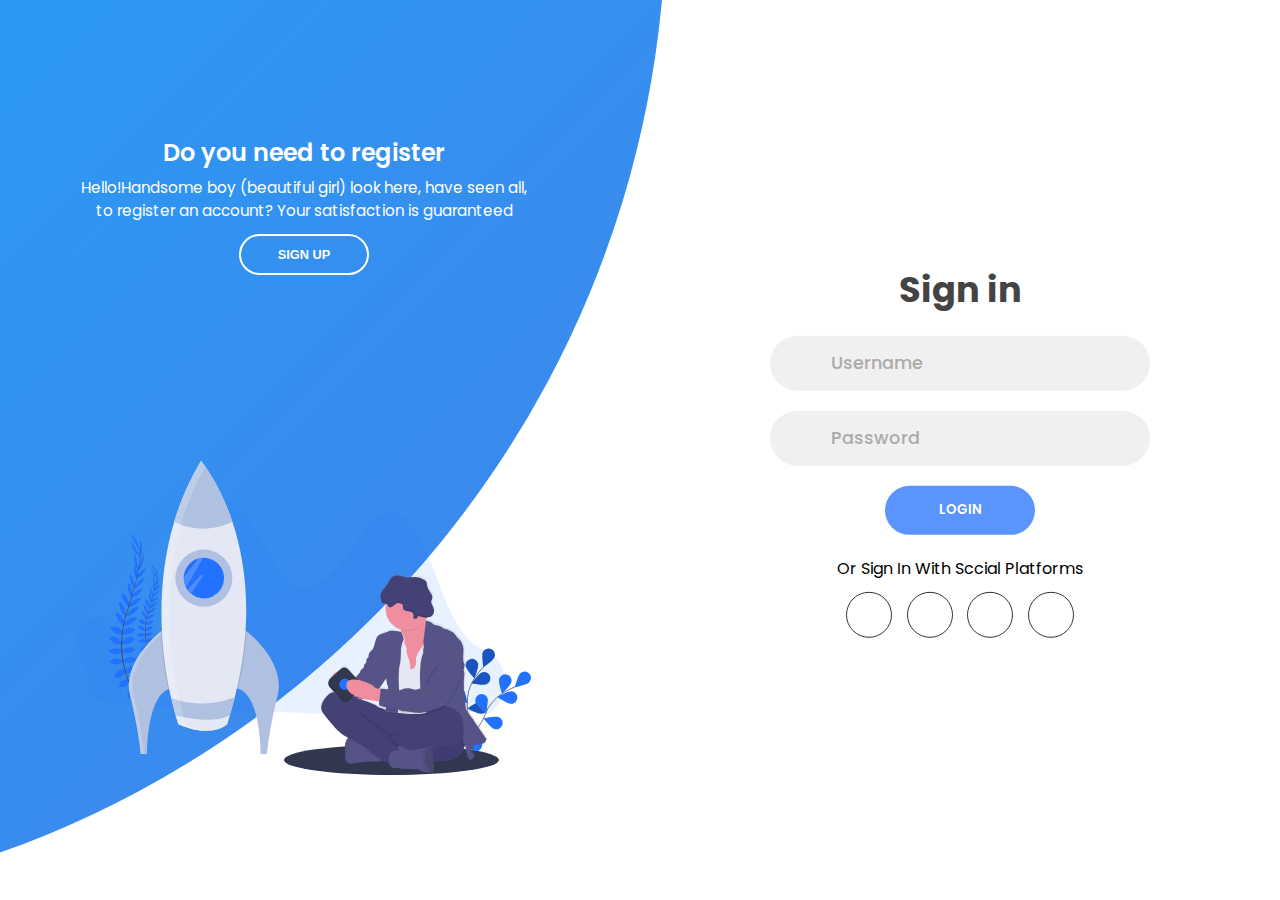
<file: index.html>
<!DOCTYPE html>
<html lang="en">
<head>
    <meta charset="UTF-8">
    <meta http-equiv="X-UA-Compatible" content="IE=edge">
    <meta name="viewport" content="width=device-width, initial-scale=1.0">
    <link rel="stylesheet" href="../css/signin-signup.css">
    <!-- <link rel="stylesheet" href="../css/bootstrap.min.css">
    <script src="../js/jquery-3.4.1.min.js"></script>
    <script src="../js/popper.js"></script> -->
    <script src="../js/fontawesome.js"></script>
    <!-- <script src="../js/bootstrap.min.js"></script> -->
    
    <title>Sign In & Sign Up Form</title>
        <script >
           function navTo(url){
               window.location.href = url;
           }
        </script>
</head>
<body>
    <div class="container">
        
        <div class="forms-container">
            <!-- 登录/注册表单 -->
            <div class="signin-signup">
                <!-- 登录表单 -->
                <form action="" class="sign-in-form">
                    
                    <h2 class="title">Sign in</h2>
                    <!-- 账号 -->
                    <div class="input-field">
                        <i class="fas fa-user"></i>
                        <input type="text" name="" id="" placeholder="Username">
                    </div>
                    <!-- 密码 -->
                    <div class="input-field">
                        <i class="fas fa-lock"></i>
                        <input type="password" name="" id="" placeholder="Password">
                    </div>

                    <input type="button" value="Login" class="btn solid" onclick="navTo(window.location.origin+'/page/main.html')">
                    <!-- 其他媒体平台 -->
                    <p class="social-text">Or Sign In With Sccial Platforms</p>
                    <div class="social-media">
                        <a href="./abnormal.html" class="social-icon">
                            <i class="fab fa-facebook-f"></i>
                        </a>
                        <a href="./abnormal.html" class="social-icon">
                            <i class="fab fa-twitter"></i>
                        </a>
                        <a href="./abnormal.html" class="social-icon">
                            <i class="fab fa-google"></i>
                        </a>
                        <a href="./abnormal.html" class="social-icon">
                            <i class="fab fa-linkedin-in"></i>
                        </a>
                    </div>
                </form>
                <!-- <button onclick="navTo(window.location.origin+'/index/main.html')">check</button> -->
                <!-- 注册表单 -->
                <form action="" class="sign-up-form">
                    
                    <h2 class="title">Sign up</h2>
                    <!-- 账号 -->
                    <div class="input-field">
                        <i class="fas fa-user"></i>
                        <input type="text" name="" id="" placeholder="Username">
                    </div>
                    <!-- 邮箱 -->
                    <div class="input-field">
                        <i class="fas fa-envelope"></i>
                        <input type="text" name="" id="" placeholder="Email">
                    </div>
                    <!-- 密码 -->
                    <div class="input-field">
                        <i class="fas fa-lock"></i>
                        <input type="password" name="" id="" placeholder="Password">
                    </div>

                    <input type="submit" value="Sign up" class="btn solid">
                    <!-- 其他媒体平台 -->
                    <p class="social-text">Or Sign Up With Sccial Platforms</p>
                    <div class="social-media">
                        <a href="./abnormal.html" class="social-icon">
                            <i class="fab fa-facebook-f"></i>
                        </a>
                        <a href="./abnormal.html" class="social-icon">
                            <i class="fab fa-twitter"></i>
                        </a>
                        <a href="./abnormal.html" class="social-icon">
                            <i class="fab fa-google"></i>
                        </a>
                        <a href="./abnormal.html" class="social-icon">
                            <i class="fab fa-linkedin-in"></i>
                        </a>
                    </div>
                </form>
            </div>
        </div>   

        <div class="panels-container">
            
            <div class="panel left-panel">
                <div class="content">
                    <h3>Do you need to register</h3>
                    <p>
                        Hello!Handsome boy (beautiful girl) look here, have seen all, to register an account?
                        Your satisfaction is guaranteed
                    </p>
                    <button class="btn transparent" id="sign-up-btn">
                        Sign up
                    </button>
                </div>
                <img class="image" src="../images/SVG/log.svg" alt="" />
            </div>
            
            <div class="panel right-panel">
                <div class="content">
                    <h3>I've already registered</h3>
                    <p>
                        As a smart and handsome person, I signed up a long time ago. I'm going to log in now
                    </p>
                    <button class="btn transparent" id="sign-in-btn">
                        Sign in
                    </button>
                </div>
                <img src="../images/SVG/register.svg" class="image" alt="" />
            </div>
        </div>   

    </div>

    <script src="./js/signin-signup.js"></script>
</body>
</html>
</file>
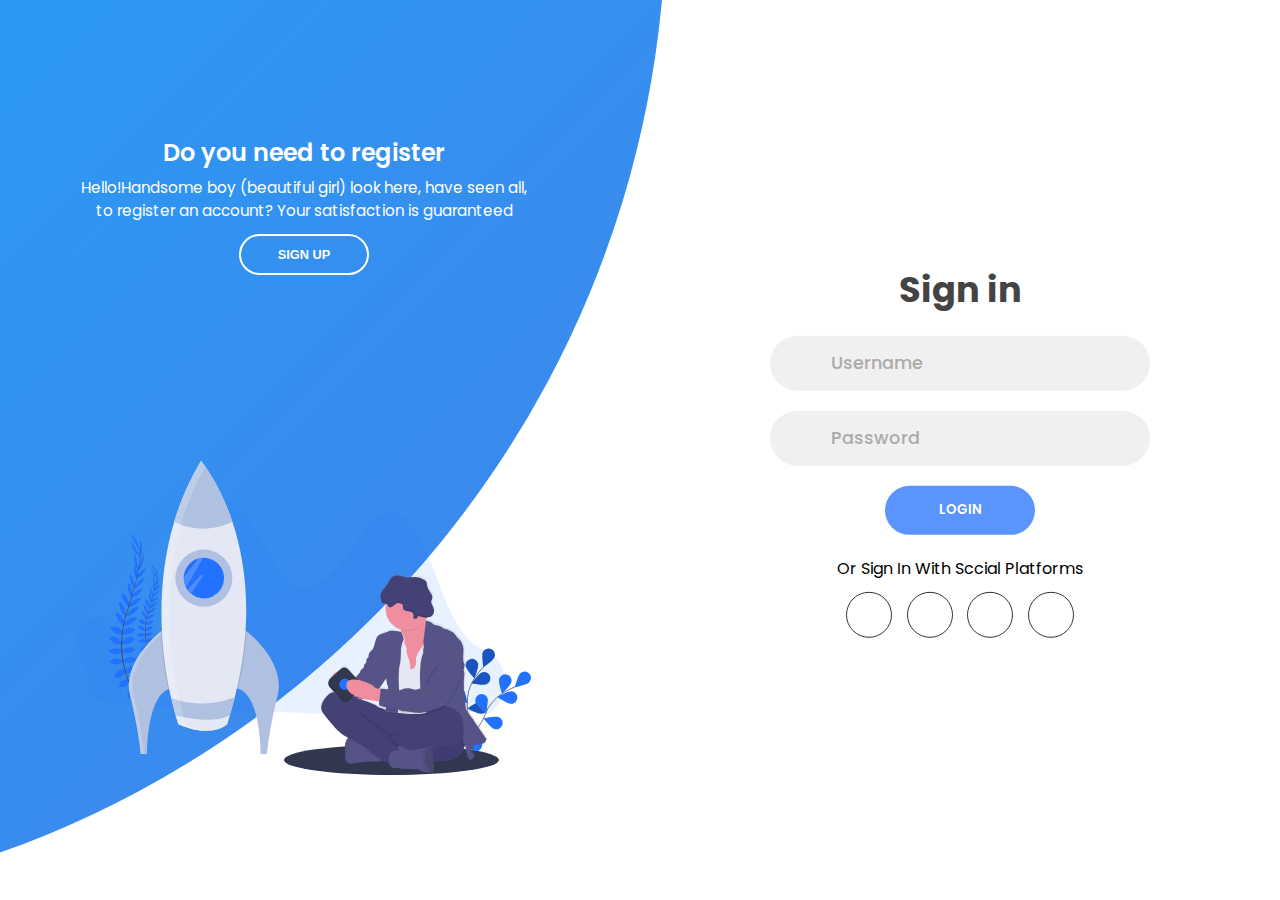
<file: index/index.html>
<!DOCTYPE html>
<html lang="en">
<head>
    <meta charset="UTF-8">
    <meta http-equiv="X-UA-Compatible" content="IE=edge">
    <meta name="viewport" content="width=device-width, initial-scale=1.0">
    <link rel="stylesheet" href="../css/signin-signup.css">
    <!-- <link rel="stylesheet" href="../css/bootstrap.min.css">
    <script src="../js/jquery-3.4.1.min.js"></script>
    <script src="../js/popper.js"></script> -->
    <script src="../js/fontawesome.js"></script>
    <!-- <script src="../js/bootstrap.min.js"></script> -->
    
    <title>Sign In & Sign Up Form</title>
        <script >
           function navTo(url){
               window.location.href = url;
           }
        </script>
</head>
<body>
    <div class="container">
        
        <div class="forms-container">
            <!-- 登录/注册表单 -->
            <div class="signin-signup">
                <!-- 登录表单 -->
                <form action="" class="sign-in-form">
                    
                    <h2 class="title">Sign in</h2>
                    <!-- 账号 -->
                    <div class="input-field">
                        <i class="fas fa-user"></i>
                        <input type="text" name="" id="" placeholder="Username">
                    </div>
                    <!-- 密码 -->
                    <div class="input-field">
                        <i class="fas fa-lock"></i>
                        <input type="password" name="" id="" placeholder="Password">
                    </div>

                    <input type="button" value="Login" class="btn solid" onclick="navTo(window.location.origin+'/page/main.html')">
                    <!-- 其他媒体平台 -->
                    <p class="social-text">Or Sign In With Sccial Platforms</p>
                    <div class="social-media">
                        <a href="./abnormal.html" class="social-icon">
                            <i class="fab fa-facebook-f"></i>
                        </a>
                        <a href="./abnormal.html" class="social-icon">
                            <i class="fab fa-twitter"></i>
                        </a>
                        <a href="./abnormal.html" class="social-icon">
                            <i class="fab fa-google"></i>
                        </a>
                        <a href="./abnormal.html" class="social-icon">
                            <i class="fab fa-linkedin-in"></i>
                        </a>
                    </div>
                </form>
                <!-- <button onclick="navTo(window.location.origin+'/index/main.html')">check</button> -->
                <!-- 注册表单 -->
                <form action="" class="sign-up-form">
                    
                    <h2 class="title">Sign up</h2>
                    <!-- 账号 -->
                    <div class="input-field">
                        <i class="fas fa-user"></i>
                        <input type="text" name="" id="" placeholder="Username">
                    </div>
                    <!-- 邮箱 -->
                    <div class="input-field">
                        <i class="fas fa-envelope"></i>
                        <input type="text" name="" id="" placeholder="Email">
                    </div>
                    <!-- 密码 -->
                    <div class="input-field">
                        <i class="fas fa-lock"></i>
                        <input type="password" name="" id="" placeholder="Password">
                    </div>

                    <input type="submit" value="Sign up" class="btn solid">
                    <!-- 其他媒体平台 -->
                    <p class="social-text">Or Sign Up With Sccial Platforms</p>
                    <div class="social-media">
                        <a href="./abnormal.html" class="social-icon">
                            <i class="fab fa-facebook-f"></i>
                        </a>
                        <a href="./abnormal.html" class="social-icon">
                            <i class="fab fa-twitter"></i>
                        </a>
                        <a href="./abnormal.html" class="social-icon">
                            <i class="fab fa-google"></i>
                        </a>
                        <a href="./abnormal.html" class="social-icon">
                            <i class="fab fa-linkedin-in"></i>
                        </a>
                    </div>
                </form>
            </div>
        </div>   

        <div class="panels-container">
            
            <div class="panel left-panel">
                <div class="content">
                    <h3>Do you need to register</h3>
                    <p>
                        Hello!Handsome boy (beautiful girl) look here, have seen all, to register an account?
                        Your satisfaction is guaranteed
                    </p>
                    <button class="btn transparent" id="sign-up-btn">
                        Sign up
                    </button>
                </div>
                <img class="image" src="../images/SVG/log.svg" alt="" />
            </div>
            
            <div class="panel right-panel">
                <div class="content">
                    <h3>I've already registered</h3>
                    <p>
                        As a smart and handsome person, I signed up a long time ago. I'm going to log in now
                    </p>
                    <button class="btn transparent" id="sign-in-btn">
                        Sign in
                    </button>
                </div>
                <img src="../images/SVG/register.svg" class="image" alt="" />
            </div>
        </div>   

    </div>

    <script src="../js/signin-signup.js"></script>
</body>
</html>
</file>
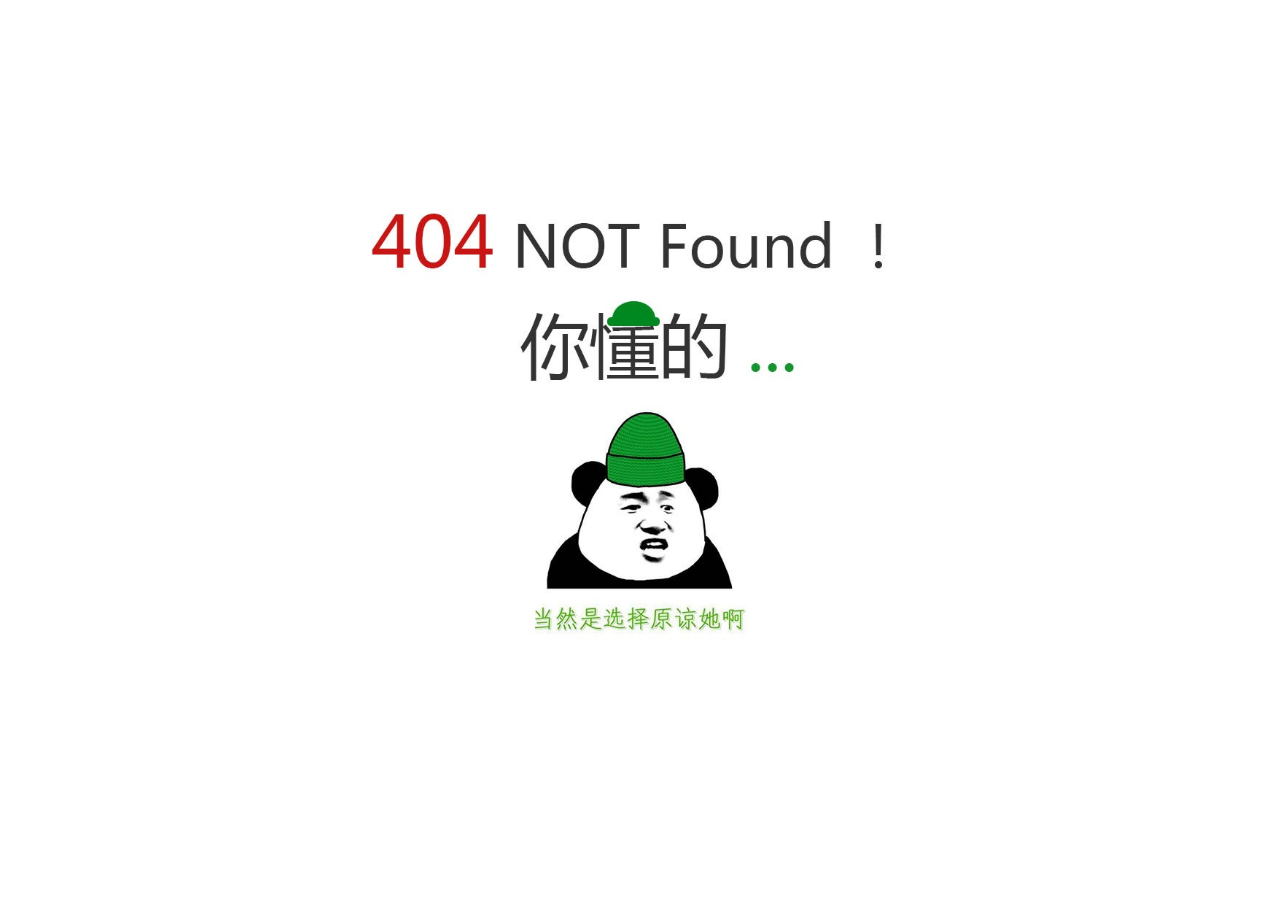
<file: page/abnormal.html>
<!DOCTYPE html>
<html lang="en">
<head>
    <meta charset="UTF-8">
    <meta http-equiv="X-UA-Compatible" content="IE=edge">
    <meta name="viewport" content="width=device-width, initial-scale=1.0">
    <title>abnormal</title>
    <link rel="stylesheet" href="../css/bootstrap.min.css">
    <style>
        body{
            position: relative;
            width: 100vw;
            height: 100vh;
            background: url("../images/jpg/404-2.jpg") no-repeat  center center ;
            background-size: 1400px;
            transition: 0.5s ease-in-out;
        }

    
        @media (max-width:870px){
            body {
                background-size: 1000px;
            }
            
        }
        
        @media (max-width: 570px){
            body {
                background-size: 600px;
            }
        }

    </style>
</head>
<body class="container">
    
</body>
</html>
</file>
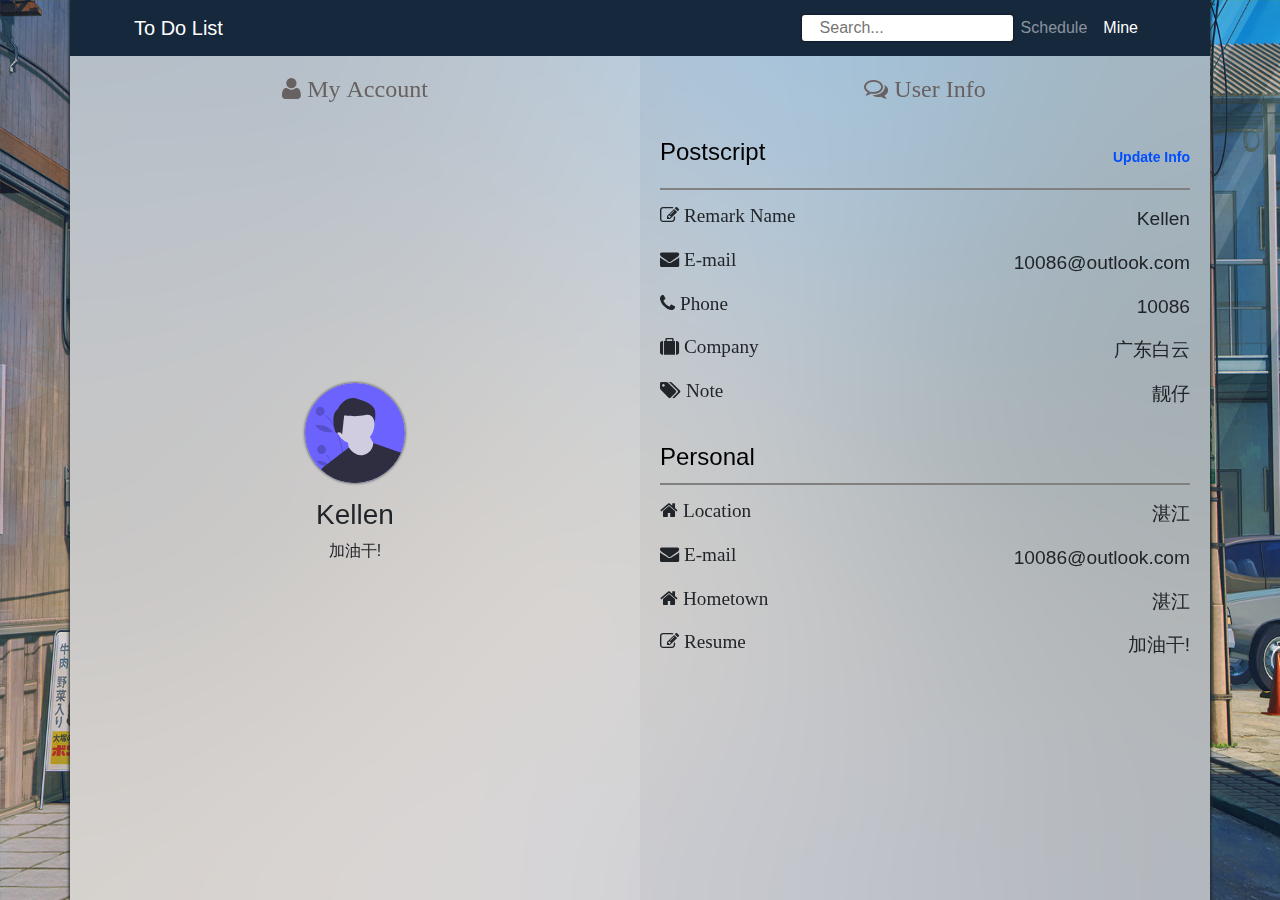
<file: page/Mine.html>
<!DOCTYPE html>
<html lang="cn">

<head>
    <meta charset="UTF-8">
    <meta http-equiv="X-UA-Compatible" content="IE=edge">
    <meta name="viewport" content="width=device-width, initial-scale=1.0">
    <link rel="stylesheet" href="../css/bootstrap.min.css">
    <link rel="stylesheet" href="../css/main.css">
    <link rel="stylesheet" href="../css/Mine.css">
    <link rel="stylesheet" href="../css/backgroud.css">
    <link rel="stylesheet" href="../Font-Awesome-3.2.1/css/font-awesome.min.css">
    <script src="../js/jquery-3.4.1.min.js"></script>
    <script src="../js/fontawesome.js"></script>
    <script src="../js/popper.js"></script>
    <script src="../js//bootstrap.min.js"></script>
    
    <title>Mine</title>
</head>

<body>
    
    
    <nav style="left: 0;right: 0;" class="navbar container navbar-expand-md bg-dark navbar-dark addPosition-c" >
        <a class="navbar-brand ml-5" href="./main.html">To Do List</a>
           
        <button class="navbar-toggler" type="button" data-toggle="collapse" data-target="#collapsibleNavbar">
            <span class="navbar-toggler-icon"></span>
        </button>
        <div class="collapse navbar-collapse justify-content-end mr-5" id="collapsibleNavbar">
            <ul class="navbar-nav list-group">
                <li class="nav-item " style="display: flex; align-items: center;">
                    <input type="text" name="" id="Search" placeholder="Search...">
                </li>

                <li class="nav-item ">
                    <a class="nav-link" href="./main.html">Schedule</a>
                </li>
                <li class="nav-item ">
                    <a class="nav-link active" href="./Mine.html">Mine</a>
                </li>
            </ul>
        </div>
    </nav>

    <div class="container add-filter  pl-0 pr-0 addhight" >
        <div class="mine-content">
            <div class="mine-content-info mine-content-left">
                <i class="icon-user"> My Account</i>
                <div class="user-1">
                    <div class="user-img">
                        <img src="../images/SVG/头像.svg" alt="">
                    </div>
                    <h3>Kellen</h3>
                    <p>Good Good Study, Day Day Up!</p>
                </div>
            </div>
            <div class="mine-content-info mine-content-right">
                    <i class="icon-comments-alt"> User Info</i>
                <div class="user-info">
                    <ul class="user-info-all">
                        <li>Postscript <a href="./update_mine.html" id="updateInfo">Update Info</a></li> 
                        <li><i class="icon-edit" data-info-index="1"> Remark Name</i><span>Kellen</span></li>
                        <li><i class="icon-envelope e-mail"> E-mail</i><span>10086@outlook.com</span></li>
                        <li><i class="icon-phone phone"> Phone</i><span>10086</span></li>
                        <li><i class="icon-suitcase company"> Company</i><span>广东白云</span></li>
                        <li><i class="icon-tags note"> Note</i><span>靓仔</span></li>
                    </ul>
                    <ul class="user-info-all">
                        <li>Personal</li>
                        <li><i class="icon-home location"> Location</i><span>湛江</span></li>
                        <li><i class="icon-envelope e-mail"> E-mail</i><span>10086@outlook.com</span></li>
                        <li><i class="icon-home hometown"> Hometown</i><span>湛江</span></li>
                        <li><i class="icon-edit resume"> Resume</i><span>加油干</span></li>
                    </ul>
                </div>
            </div>
        </div>
    </div>

    <script src="../js/mine.js"></script>
</body>

</html>
</file>
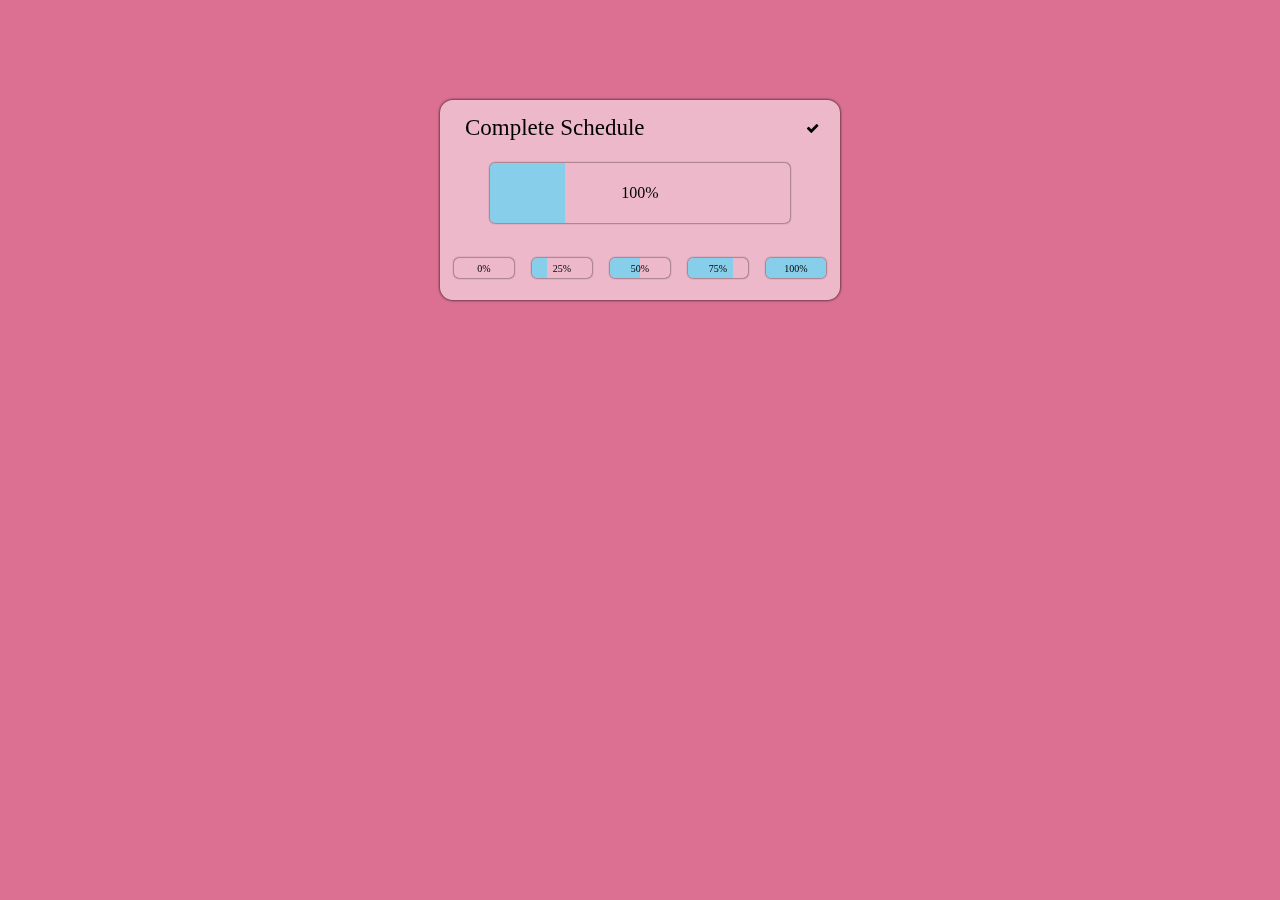
<file: page/modal_test.html>
<!DOCTYPE html>
<html lang="en">
<head>
    <meta charset="UTF-8">
    <meta http-equiv="X-UA-Compatible" content="IE=edge">
    <meta name="viewport" content="width=device-width, initial-scale=1.0">
    <title>Document</title>
    <link rel="stylesheet" href="../css/modal.css">
    <link rel="stylesheet" href="../Font-Awesome-3.2.1/css/font-awesome.min.css">
</head>
<body>
    <div class="modal-container my-flex-box">
            <div class="my-modal-head  my-flex-box">
                <span>Complete Schedule</span>
                <button type="button" class="icon-ok"></button>
            </div>
            <div class="my-modal-body ">
                <div class="speeding">
                    <div class="speed-remove"></div>
                    <span>100%</span>
                </div>
            </div>
            <div class="my-modal-footer my-flex-box">
                <div class="speeding">
                    <div class="speed-remove"></div>
                    <span>0%</span>
                </div>
                <div class="speeding">
                    <div class="speed-remove"></div>
                    <span>25%</span>
                </div>
                <div class="speeding">
                    <div class="speed-remove"></div>
                    <span>50%</span>
                </div>
                <div class="speeding">
                    <div class="speed-remove"></div>
                    <span>75%</span>
                </div>
                <div class="speeding">
                    <div class="speed-remove"></div>
                    <span>100%</span>
                </div>
            </div>       
    </div>
</body>
</html>
</file>
<file: css/signin-signup.css>
/* 导入谷歌字体 */
@import url("https://fonts.googleapis.com/css2?family=Poppins:wght@200;300;400;500;600;700;800&display=swap");

* {
  margin: 0;
  padding: 0;
  box-sizing: border-box;
}

body,
input {
  font-family: "Poppins", sans-serif;
}

.container {
  position: relative;
  width: 100%;
  background-color: #fff;
  min-height: 100vh;
  overflow: hidden;
}

.forms-container {
  position: absolute;
  width: 100%;
  height: 100%;
  top: 0;
  left: 0;
}

/* 登录/注册表单外层div属性 */
.signin-signup {
  position: absolute;
  top: 50%;
  transform: translate(-50%, -50%);
  left: 75%;
  width: 50%;
  transition: 1s 0.7s ease-in-out;
  display: grid;
  grid-template-columns: 1fr;
  z-index: 5;
}

/* 登录/注册表单属性 */
form {
  display: flex;
  align-items: center;
  justify-content: center;
  flex-direction: column;
  padding: 0rem 5rem;
  transition: all 0.2s 0.7s;
  overflow: hidden;
  grid-column: 1 / 2;
  grid-row: 1 / 2;
}

/* 登录/注册表单显示层级设置 */
form.sign-up-form {
  opacity: 0;
  z-index: 1;
}

form.sign-in-form {
  z-index: 2;
}

.title {
  font-size: 2.2rem;
  color: #444;
  margin-bottom: 10px;
}

/* 输入套框属性 */
.input-field {
  max-width: 380px;
  width: 100%;
  background-color: #f0f0f0;
  margin: 10px 0;
  height: 55px;
  border-radius: 55px;
  display: grid;
  grid-template-columns: 15% 85%;
  padding: 0 0.4rem;
  position: relative;
}

.input-field i {
  text-align: center;
  line-height: 55px;
  color: #acacac;
  transition: 0.5s;
  font-size: 1.1rem;
}

.input-field input {
  background: none;
  outline: none;
  border: none;
  line-height: 1;
  font-weight: 600;
  font-size: 1.1rem;
  color: #333;
}

.input-field input::placeholder {
  color: #aaa;
  font-weight: 500;
}

.social-text {
  padding: 0.7rem 0;
  font-size: 1rem;
}

.social-media {
  display: flex;
  justify-content: center;
}

/* 其他媒体图标属性 */
.social-icon {
  height: 46px;
  width: 46px;
  display: flex;
  justify-content: center;
  align-items: center;
  margin: 0 0.45rem;
  color: #333;
  border-radius: 50%;
  border: 1px solid #333;
  text-decoration: none;
  font-size: 1.1rem;
  transition: 0.3s;
}

.social-icon:hover {
  color: #4481eb;
  border-color: #4481eb;
}

.btn {
  width: 150px;
  background-color: #5995fd;
  border: none;
  outline: none;
  height: 49px;
  border-radius: 49px;
  color: #fff;
  text-transform: uppercase;
  font-weight: 600;
  margin: 10px 0;
  cursor: pointer;
  transition: 0.5s;
}

.btn:hover {
  background-color: #4d84e2;
}
.panels-container {
  position: absolute;
  height: 100%;
  width: 100%;
  top: 0;
  left: 0;
  display: grid;
  grid-template-columns: repeat(2, 1fr);
}

/* 添加蓝色球体背景 */
.container:before {
  content: "";
  position: absolute;
  height: 2000px;
  width: 2000px;
  top: -10%;
  right: 48%;
  transform: translateY(-50%);
  background-image: linear-gradient(-45deg, #4481eb 0%, #04befe 100%);
  transition: 1.8s ease-in-out;
  border-radius: 50%;
  z-index: 6;
}

.image {
  width: 100%;
  transition: transform 1.1s ease-in-out;
  transition-delay: 0.4s;
}

.panel {
  display: flex;
  flex-direction: column;
  align-items: flex-end;
  justify-content: space-around;
  text-align: center;
  z-index: 6;
}

.left-panel {
  pointer-events: all;
  padding: 3rem 17% 2rem 12%;
}

.right-panel {
  pointer-events: none;
  padding: 3rem 12% 2rem 17%;
}

.panel .content {
  color: #fff;
  transition: transform 0.9s ease-in-out;
  transition-delay: 0.6s;
}

.panel h3 {
  font-weight: 600;
  line-height: 1;
  font-size: 1.5rem;
}

.panel p {
  font-size: 0.95rem;
  padding: 0.7rem 0;
}

.btn.transparent {
  margin: 0;
  background: none;
  border: 2px solid #fff;
  width: 130px;
  height: 41px;
  font-weight: 600;
  font-size: 0.8rem;
}

.right-panel .image,
.right-panel .content {
  transform: translateX(800px);
}

/* 添加sign-up-mode属性动漫、过渡效果 */

.container.sign-up-mode::before {
  transform: translate(100%, -50%);
  right: 52%;
}

.container.sign-up-mode .left-panel .image,
.container.sign-up-mode .left-panel .content {
  transform: translateX(-800px);
}

.container.sign-up-mode .signin-signup {
  left: 25%;
}


/* 改变显示层级 */
.container.sign-up-mode form.sign-up-form {
  opacity: 1;
  z-index: 2;
}

.container.sign-up-mode form.sign-in-form {
  opacity: 0;
  z-index: 1;
}

.container.sign-up-mode .right-panel .image,
.container.sign-up-mode .right-panel .content {
  transform: translateX(0%);
}

/* 改变指针可用性 */
.container.sign-up-mode .left-panel {
  pointer-events: none;
}

.container.sign-up-mode .right-panel {
  pointer-events: all;
}



/* 自适应媒体查询 */
@media (max-width: 870px) {
  .container {
    min-height: 800px;
    height: 100vh;
  }
  .signin-signup {
    width: 100%;
    top: 95%;
    transform: translate(-50%, -100%);
    transition: 1s 0.8s ease-in-out;
  }

  .signin-signup,
  .container.sign-up-mode .signin-signup {
    left: 50%;
  }

  .panels-container {
    grid-template-columns: 1fr;
    grid-template-rows: 1fr 2fr 1fr;
  }

  .panel {
    flex-direction: row;
    justify-content: space-around;
    align-items: center;
    padding: 2.5rem 8%;
    grid-column: 1 / 2;
  }

  .right-panel {
    grid-row: 3 / 4;
  }

  .left-panel {
    grid-row: 1 / 2;
  }

  .image {
    width: 200px;
    transition: transform 0.9s ease-in-out;
    transition-delay: 0.6s;
  }

  .panel .content {
    padding-right: 15%;
    transition: transform 0.9s ease-in-out;
    transition-delay: 0.8s;
  }

  .panel h3 {
    font-size: 1.2rem;
  }

  .panel p {
    font-size: 0.7rem;
    padding: 0.5rem 0;
  }

  .btn.transparent {
    width: 110px;
    height: 35px;
    font-size: 0.7rem;
  }

  .container:before {
    width: 1500px;
    height: 1500px;
    transform: translateX(-50%);
    left: 30%;
    bottom: 68%;
    right: initial;
    top: initial;
    transition: 2s ease-in-out;
  }

  .container.sign-up-mode:before {
    transform: translate(-50%, 100%);
    bottom: 32%;
    right: initial;
  }

  .container.sign-up-mode .left-panel .image,
  .container.sign-up-mode .left-panel .content {
    transform: translateY(-300px);
  }

  .container.sign-up-mode .right-panel .image,
  .container.sign-up-mode .right-panel .content {
    transform: translateY(0px);
  }

  .right-panel .image,
  .right-panel .content {
    transform: translateY(300px);
  }

  .container.sign-up-mode .signin-signup {
    top: 5%;
    transform: translate(-50%, 0);
  }
}

@media (max-width: 570px) {
  form {
    padding: 0 1.5rem;
  }

  .image {
    display: none;
  }
  .panel .content {
    padding: 0.5rem 1rem;
  }
  .container {
    padding: 1.5rem;
  }

  .container:before {
    bottom: 72%;
    left: 50%;
  }

  .container.sign-up-mode:before {
    bottom: 28%;
    left: 50%;
  }
}
</file>
<file: css/main.css>
.paddingLeft-add {
  padding-left: 10px;
}
ul,
li {
  padding: 0;
  margin: 0;
  list-style: none;
}
body {
  height: 100vh;
  background-repeat: no-repeat;
  background-size: 100% 100%;
}
.add-filter {
  position: relative;
  box-shadow: 0 0 3px 1px;
  background-color: rgba(255, 255, 255, 0.5);
  backdrop-filter: blur(167px);
}
.addPosition-c {
  position: fixed;
  top: 0;
  z-index: 20;
}
input {
  box-sizing: border-box;
  text-indent: 1em;
  box-shadow: 0 0 2px 0;
  border-radius: 3px;
  border: none;
}
.title {
  position: relative;
  display: flex;
  justify-content: space-between;
  box-sizing: border-box;
  height: 6rem;
  color: #3b2f2f;
  font-weight: 900;
  font-size: 2.3rem;
  line-height: 90px;
}
.title > i:first-child {
  padding-top: 20px;
}
.title .bg-img-list {
  position: absolute;
  display: flex;
  align-items: center;
  justify-content: space-evenly;
  flex-wrap: wrap;
  border-radius: 5px;
  overflow: hidden;
  padding: 5px 1px;
  box-shadow: 0 0 3px 0;
  background-color: #fff;
  width: 200px;
  height: 220px;
  top: 63px;
  right: -92px;
}
.title .bg-img-list li {
  width: 40px;
  height: 40px;
}
.title .bg-img-list li:hover {
  border: 2px solid #8ccec5;
}
.title .bg-img-list li img {
  pointer-events: none;
  padding: 1px;
  vertical-align: top;
  width: 100%;
  height: 100%;
  user-select: none;
}
.title .change-btn {
  margin-top: 35px;
  font-size: 1.5rem;
}
.title .change-btn:hover {
  cursor: pointer;
}
.title .add-hidden {
  visibility: hidden;
}
.title .add-show {
  visibility: visible;
}
.container .content-main {
  position: relative;
  display: flex;
  flex-direction: column;
  box-sizing: border-box;
  padding: 0 2rem;
}
.container .content-main .content-bg {
  background: url(../images/SVG/date1.svg) no-repeat center center;
  background-size: 300px;
}
.container .content-main .content {
  box-sizing: border-box;
  flex: 9;
  margin-bottom: 10px;
  box-shadow: 0 0 2px 0;
  border-radius: 5px;
  padding: 30px;
  overflow: auto;
}
.container .content-main .content li {
  position: relative;
  display: flex;
  justify-content: space-between;
  overflow: hidden;
  margin-top: 20px;
  height: 40px;
  background-color: rgba(246, 246, 246);
  box-shadow: 0 0 3px 0;
  border-radius: 5px;
  cursor: pointer;
}
.container .content-main .content li .update-input,
.container .content-main .content li .item-text-content {
  box-sizing: border-box;
  width: calc(100% - 32px);
  padding: 8px 1em;
  background: transparent;
  text-indent: 0;
  border-radius: 0;
  box-shadow: none;
}
.container .content-main .content li .update-input:focus,
.container .content-main .content li .item-text-content:focus {
  outline: none;
  background-color: none;
}
.container .content-main .content li .item-text-content {
  text-indent: 2em;
}
.container .content-main .content li:last-child {
  margin-bottom: 20px;
}
.container .content-main .content li button {
  display: none;
  border: none;
  width: 32px;
  height: 37px;
  background: transparent;
}
.container .content-main .content li .speed {
  position: absolute;
  display: block;
  top: 17px;
  left: 10px;
  height: 10px;
  border-radius: 5px;
  padding: 0 0;
  overflow: hidden;
  box-sizing: border-box;
  box-shadow: 0 0 2px 0;
}
.container .content-main .content li .speed:hover {
  border-color: slateblue;
}
.container .content-main .content li .speed .out-speeding {
  width: 0;
  height: 100%;
  background-color: skyblue;
}
.container .content-main .content li .speed-display-none {
  display: none;
}
.container .content-main .enable-remove:hover .remove {
  display: block;
}
.container .content-main .input-box {
  box-sizing: border-box;
  flex: 1;
  width: 100%;
  left: 0;
}
.container .content-main .input-box .input-plan {
  width: 100%;
  height: 2.5rem;
}
div {
  margin: 0;
  padding: 0;
  box-sizing: border-box;
}
.modal-container {
  position: absolute;
  top: 20%;
  left: 30%;
  flex-direction: column;
  background-color: #dae0e5;
  backdrop-filter: blur(10px);
  margin: 100px auto;
  width: 400px;
  height: 200px;
  box-shadow: 0 0 3px 0;
  border-radius: 13px;
  padding: 5px;
  transition: all 0.3s linear;
}
.my-flex-box {
  display: flex;
}
.my-modal-head {
  padding: 10px 10px;
  justify-content: space-between;
  height: 25%;
}
.my-modal-head > span {
  font-size: 23px;
  padding-left: 10px;
  transition: all 0.3s linear;
}
.my-modal-head button {
  width: 12%;
  border: none;
  background-color: transparent;
}
.my-modal-head button > .icon-ok::before {
  width: 12%;
  transition: all 0.3s linear;
}
.my-modal-head button:hover {
  background-color: #dae5e9;
  border-radius: 5px;
  overflow: hidden;
}
.my-modal-body {
  height: 50%;
  padding: 20px 0;
}
.speeding {
  position: relative;
  margin: 0 auto;
  border-radius: 5px;
  width: 50%;
  height: 70%;
  box-shadow: 0 0 2px 0 ;
  overflow: hidden;
}
.speeding .speed-remove {
  pointer-events: none;
  width: 25%;
  height: 100%;
  background-color: skyblue;
}
.speeding > span {
  pointer-events: none;
  position: absolute;
  top: 50%;
  left: 50%;
  transform: translate(-50%, -50%);
}
.my-modal-footer {
  justify-content: space-between;
  height: 25%;
}
.my-modal-footer > .speeding {
  width: 13%;
  height: 40%;
  font-size: 10px;
  z-index: 1000;
  cursor: pointer;
}
.my-modal-footer > .speeding:nth-child(1) .speed-remove {
  width: 0;
}
.my-modal-footer > .speeding:nth-child(2) .speed-remove {
  width: 25%;
}
.my-modal-footer > .speeding:nth-child(3) .speed-remove {
  width: 50%;
}
.my-modal-footer > .speeding:nth-child(4) .speed-remove {
  width: 75%;
}
.my-modal-footer > .speeding:nth-child(5) .speed-remove {
  width: 100%;
}
.fade-modal {
  width: 0;
  height: 0;
  visibility: hidden;
}
.fade-modal .my-modal-head > span {
  font-size: 0px;
}
.fade-modal .my-modal-head > span button {
  width: 0;
}
.fade-modal .my-modal-head > span button > .icon-ok::before {
  width: 0;
}
.show-modal {
  width: 400px;
  height: 200px;
  visibility: visible;
}
.show-modal .my-modal-head > span {
  font-size: 23px;
}
.show-modal .my-modal-head > span button {
  width: 12%;
}
.show-modal .my-modal-head > span button > .icon-ok::before {
  width: 12%;
}
</file>
<file: css/Mine.css>
div,
ul,
li {
  box-sizing: border-box;
}
.addhight {
  height: 100vh;
  padding-top: 56px;
  overflow: auto;
}
.mine-content {
  display: flex;
  width: 100%;
  height: calc(100vh - 56px);
}
.mine-content .mine-content-info {
  width: 50%;
  height: 100%;
  padding: 20px 0;
}
.mine-content .mine-content-info:first-child {
  background-color: rgba(255, 255, 255, 0.15);
}
.mine-content .mine-content-left {
  height: 100%;
  text-align: center;
}
.mine-content .mine-content-left .icon-user {
  color: #686161;
  font-size: 1.5rem;
}
.mine-content .mine-content-left .user-1 {
  display: flex;
  flex-direction: column;
  justify-content: center;
  align-items: center;
  height: calc(100% - 50px);
}
.mine-content .mine-content-left .user-1 .user-img {
  width: 100px;
  height: 100px;
  border-radius: 50%;
  box-shadow: 0 0 3px 0;
  overflow: hidden;
  margin-bottom: 15px;
}
.mine-content .mine-content-left .user-1 .user-img img {
  height: 100%;
  width: 100%;
  border: none;
}
.mine-content .mine-content-right {
  height: 100%;
  text-align: center;
}
.mine-content .mine-content-right .addflex {
  display: flex;
  justify-content: space-around;
}
.mine-content .mine-content-right .icon-comments-alt {
  color: #686161;
  font-size: 1.5rem;
}
.mine-content .mine-content-right .user-info .user-info-all {
  list-style: none;
  text-align: start;
  padding: 0 20px;
}
.mine-content .mine-content-right .user-info .user-info-all a {
  font-size: 14px;
  font-weight: 600;
  line-height: 46px;
}
.mine-content .mine-content-right .user-info .user-info-all a:hover {
  text-decoration: none;
}
.mine-content .mine-content-right .user-info .user-info-all > li {
  display: flex;
  justify-content: space-between;
  margin-bottom: 15px;
  font-size: 1.2rem;
}
.mine-content .mine-content-right .user-info .user-info-all > li:first-child {
  margin-top: 30px;
  color: black;
  font-size: 1.5rem;
  font-weight: 500;
  border-bottom: 2px solid gray;
  padding-bottom: 8px;
}
@media (max-width: 840px) {
  .addhight {
    overflow: auto;
  }
  .mine-content {
    height: auto;
    flex-direction: column;
  }
  .mine-content .mine-content-info {
    height: 250px;
    width: 100%;
  }
  .mine-content .mine-content-info .user-1 .user-img {
    margin: 5px 0;
    box-shadow: none;
  }
}
</file>
<file: css/backgroud.css>
.bg-default {
    background-image: url(../images/png/bg-morning.png);
}

.bg-0 {
    background-image: url(../images/png/bg.png);
}

.bg-1 {
    background-image: url(../images/png/bg1.png);
}

.bg-2 {
    background-image: url(../images/png/bg2.png);
}

.bg-3 {
    background-image: url(../images/png/bg3.png);
}

.bg-4 {
    background-image: url(../images/png/bg4.png);
}

.bg-5 {
    background-image: url(../images/png/bg5.png);
}

.bg-6 {
    background-image: url(../images/png/bg6.png);
}

.bg-7 {
    background-image: url(../images/png/bg-13.png);
}

.bg-8 {
    background-image: url(../images/png/bg8.png);
}

.bg-9 {
    background-image: url(../images/png/bg9.png);
}

.bg-10 {
    background-image: url(../images/png/bg-evening.png);
}

.bg-11 {
    background-image: url(../images/png/bg10.png);
}

.bg-12 {
    background-image: url(../images/png/bg11.png);
}

.bg-13 {
    background-image: url(../images/png/bg12.png);
}

.bg-14 {
    background-image: url(../images/png/bg-morning.png);
}

.bg-15 {
    background-image: url(../images/png/bg14.png);
}


@media (max-width:580px) {
    .add-filter {
        backdrop-filter: none;
    }
}


@media (max-width:820px) {

    .title .bg-img-list {
        width: 160px;
        height: 160px;
        right: -45px;
    }

    .title .bg-img-list li {
        width: 35px;
        height: 35px;
    }
}
</file>
<file: css/modal.css>
div,
ul,
li {
  box-sizing: border-box;
  margin: 0;
  padding: 0;
  overflow: hidden;
}
body {
  background-color: palevioletred;
}
.modal-container {
  flex-direction: column;
  background-color: rgba(255, 255, 255, 0.5);
  backdrop-filter: blur(173px);
  margin: 100px auto;
  width: 400px;
  height: 200px;
  box-shadow: 0 0 3px 0;
  border-radius: 13px;
  padding: 5px;
}
.my-flex-box {
  display: flex;
}
.my-modal-head {
  padding: 10px 10px;
  justify-content: space-between;
  height: 25%;
}
.my-modal-head > span {
  font-size: 23px;
  padding-left: 10px;
}
.my-modal-head button {
  border: none;
  background-color: transparent;
}
.my-modal-head button:hover {
  background-color: #dae5e9;
  border-radius: 5px;
  overflow: hidden;
}
.my-modal-body {
  height: 50%;
}
.speeding {
  position: relative;
  margin: 10px auto;
  border-radius: 5px;
  width: 300px;
  height: 60px;
  box-shadow: 0 0 2px 0 ;
  overflow: hidden;
}
.speeding .speed-remove {
  width: 25%;
  height: 100%;
  background-color: skyblue;
}
.speeding > span {
  position: absolute;
  top: 50%;
  left: 50%;
  transform: translate(-50%, -50%);
}
.my-modal-footer {
  justify-content: space-between;
  height: 25%;
}
.my-modal-footer > .speeding {
  width: 60px;
  height: 20px;
  font-size: 10px;
  cursor: pointer;
}
.my-modal-footer > .speeding:nth-child(1) .speed-remove {
  width: 0;
}
.my-modal-footer > .speeding:nth-child(2) .speed-remove {
  width: 25%;
}
.my-modal-footer > .speeding:nth-child(3) .speed-remove {
  width: 50%;
}
.my-modal-footer > .speeding:nth-child(4) .speed-remove {
  width: 75%;
}
.my-modal-footer > .speeding:nth-child(5) .speed-remove {
  width: 100%;
}
</file>
